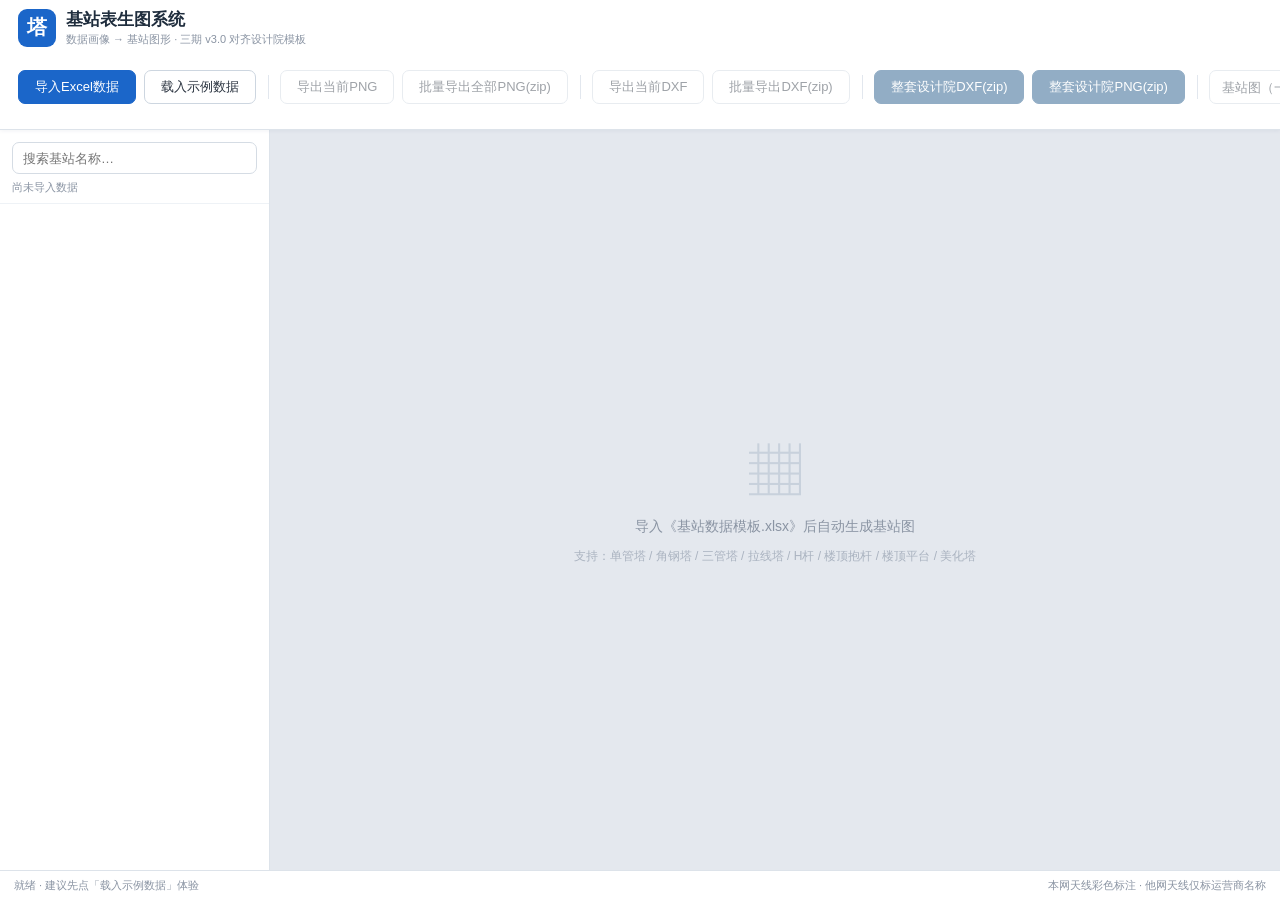
<file: app/index.html>
﻿<!DOCTYPE html>
<html lang="zh-CN">
<head>
<meta charset="UTF-8">
<meta name="viewport" content="width=device-width, initial-scale=1.0">
<title>基站表生图系统 v3.0</title>
<link rel="stylesheet" href="css/style.css">
</head>
<body>
<header id="toolbar">
  <div class="brand">
    <span class="logo">塔</span>
    <div>
      <div class="name">基站表生图系统</div>
      <div class="sub">数据画像 → 基站图形 · 三期 v3.0 对齐设计院模板</div>
    </div>
  </div>
  <div class="btns">
    <button id="btnImport" class="btn primary">导入Excel数据</button>
    <button id="btnLoadDemo" class="btn">载入示例数据</button>
    <span class="sep"></span>
    <button id="btnExportPng" class="btn" disabled>导出当前PNG</button>
    <button id="btnExportAll" class="btn" disabled>批量导出全部PNG(zip)</button>
    <span class="sep"></span>
    <button id="btnExportDxf" class="btn" disabled>导出当前DXF</button>
    <button id="btnExportDxfAll" class="btn" disabled>批量导出DXF(zip)</button>
    <span class="sep"></span>
    <button id="btnExportKitDxf" class="btn accent" disabled>整套设计院DXF(zip)</button>
    <button id="btnExportKitPng" class="btn accent" disabled>整套设计院PNG(zip)</button>
    <span class="sep"></span>
    <select id="sheetSel" class="sel" disabled>
      <option value="0">基站图（一二期示意）</option>
      <option value="1">预览：机房布置平面图</option>
      <option value="2">预览：综合柜立面图</option>
      <option value="3">预览：导线路由图</option>
      <option value="4">预览：天馈线系统图</option>
      <option value="5">预览：安全说明图（一）</option>
      <option value="6">预览：安全说明图（二）</option>
    </select>
    <span class="sep"></span>
    <label class="chk"><input type="checkbox" id="chkPlan" checked>俯视图</label>
    <label class="chk"><input type="checkbox" id="chkTable" checked>明细表</label>
    <label class="chk"><input type="checkbox" id="chkDim" checked>尺寸标注</label>
    <span class="sep"></span>
    <button id="btnHelp" class="btn ghost">使用说明</button>
  </div>
</header>

<main id="layout">
  <aside id="sidebar">
    <div class="side-head">
      <input type="text" id="searchBox" placeholder="搜索基站名称…">
      <div id="statLine" class="stat">尚未导入数据</div>
    </div>
    <ul id="stationList"></ul>
    <div id="checkPanel" class="check-panel hidden">
      <div class="check-title" id="checkTitle">校验结果</div>
      <ul id="checkList"></ul>
    </div>
  </aside>

  <section id="stage">
    <div id="canvasWrap" class="hidden">
      <canvas id="paper"></canvas>
      <div id="zoomTip">滚轮缩放 · 拖拽平移 · 双击复位</div>
    </div>
    <div id="emptyTip">
      <div class="icon">▦</div>
      <p>导入《基站数据模板.xlsx》后自动生成基站图</p>
      <p class="dim">支持：单管塔 / 角钢塔 / 三管塔 / 拉线塔 / H杆 / 楼顶抱杆 / 楼顶平台 / 美化塔</p>
    </div>
  </section>
</main>

<footer id="statusbar">
  <span id="stLeft">就绪</span>
  <span id="stRight">本网天线彩色标注 · 他网天线仅标运营商名称</span>
</footer>

<!-- 使用说明弹窗 -->
<div id="helpModal" class="modal hidden">
  <div class="modal-box">
    <div class="modal-head">使用说明<button class="close" data-close="helpModal">×</button></div>
    <div class="modal-body">
      <ol>
        <li><b>填写模板</b>：打开《基站数据模板.xlsx》，主表一行一站，安装明细表一行一根抱杆。两表通过「基站名称」关联。</li>
        <li><b>导入</b>：点击「导入Excel数据」选择填好的工作簿，系统自动解析校验并在左侧列出全部基站。</li>
        <li><b>查看</b>：点击左侧基站名切换预览；滚轮缩放，拖拽平移，双击复位。</li>
        <li><b>导出</b>：单站出图用「导出当前PNG」；整批出图用「批量导出全部PNG」，自动打包zip。</li>
      </ol>
      <div class="note">
        绘图约定：主表「塔高」为塔体自身高度；楼顶站需填「支承物高度」（楼高）；明细表「平台标高」为相对地面总标高（楼顶站=楼高+离楼顶高度）。<br>
        中国电信为本网（彩色天线+制式标注），移动/联通/广电等其他运营商仅绘制轮廓并标注名称。
      </div>
    </div>
    <div class="modal-foot"><button class="btn primary" data-close="helpModal">知道了</button></div>
  </div>
</div>

<input type="file" id="fileInput" accept=".xlsx,.xls" style="display:none">

<script src="js/libs/xlsx.full.min.js"></script>
<script src="js/libs/jszip.min.js"></script>
<script src="js/data-model.js?v=4"></script>
<script src="js/draw-core.js?v=4"></script>
<script src="js/tower-templates.js?v=4"></script>
<script src="js/sheet-templates.js?v=4"></script>
<script src="js/dxf.js?v=4"></script>
<script src="js/app.js?v=4"></script>
</body>
</html>
</file>
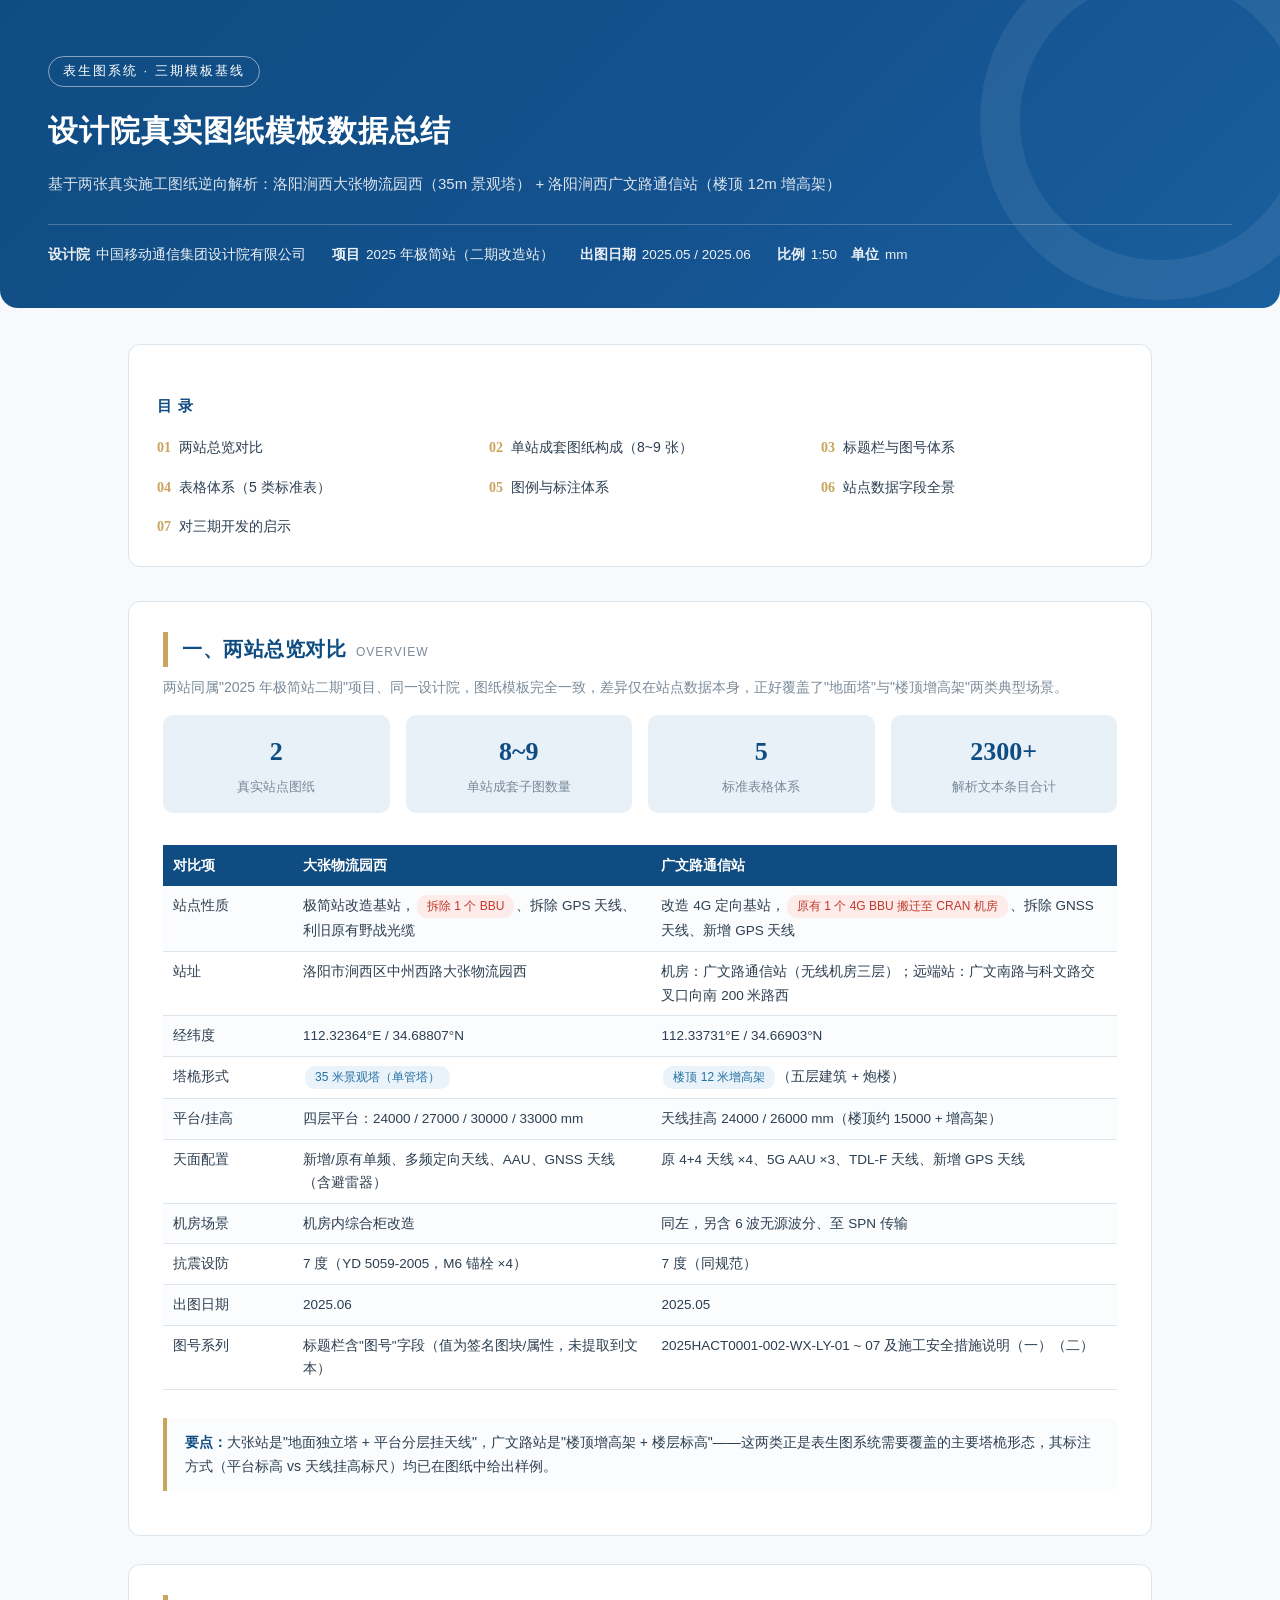
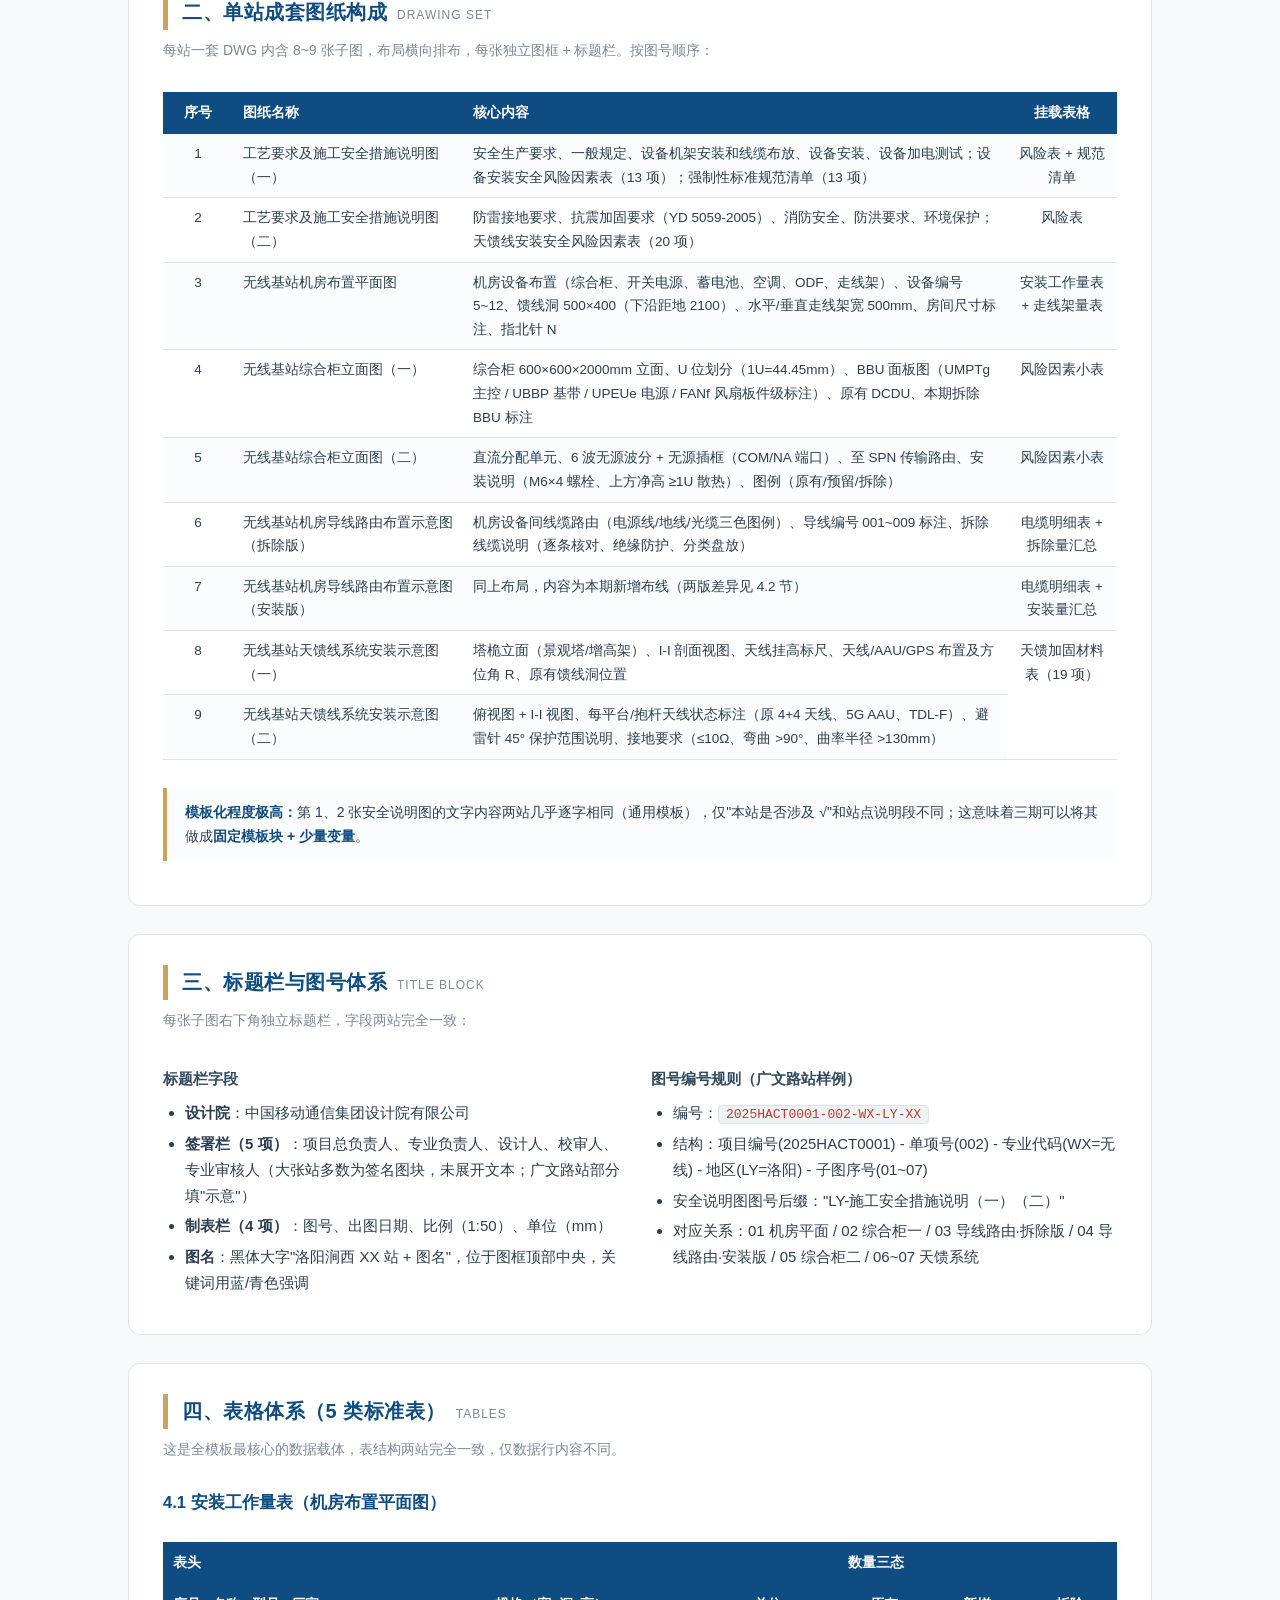
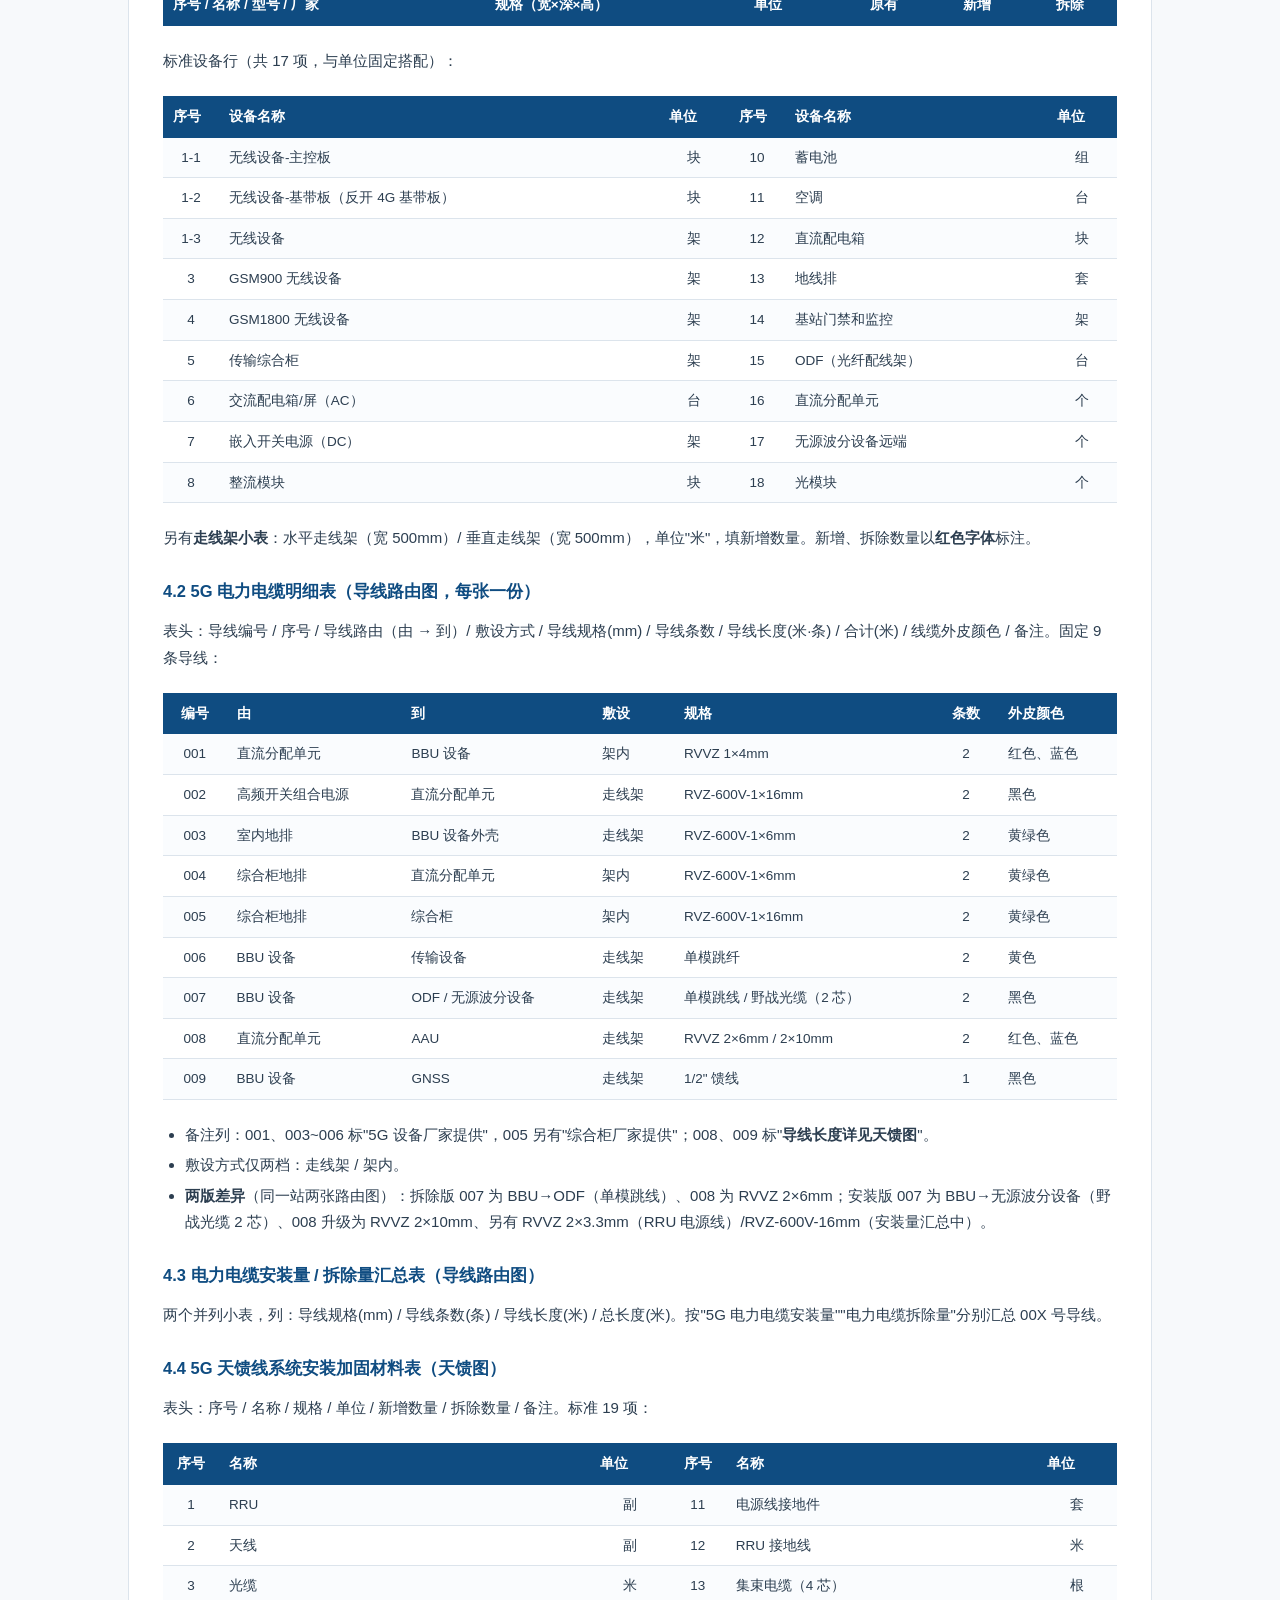
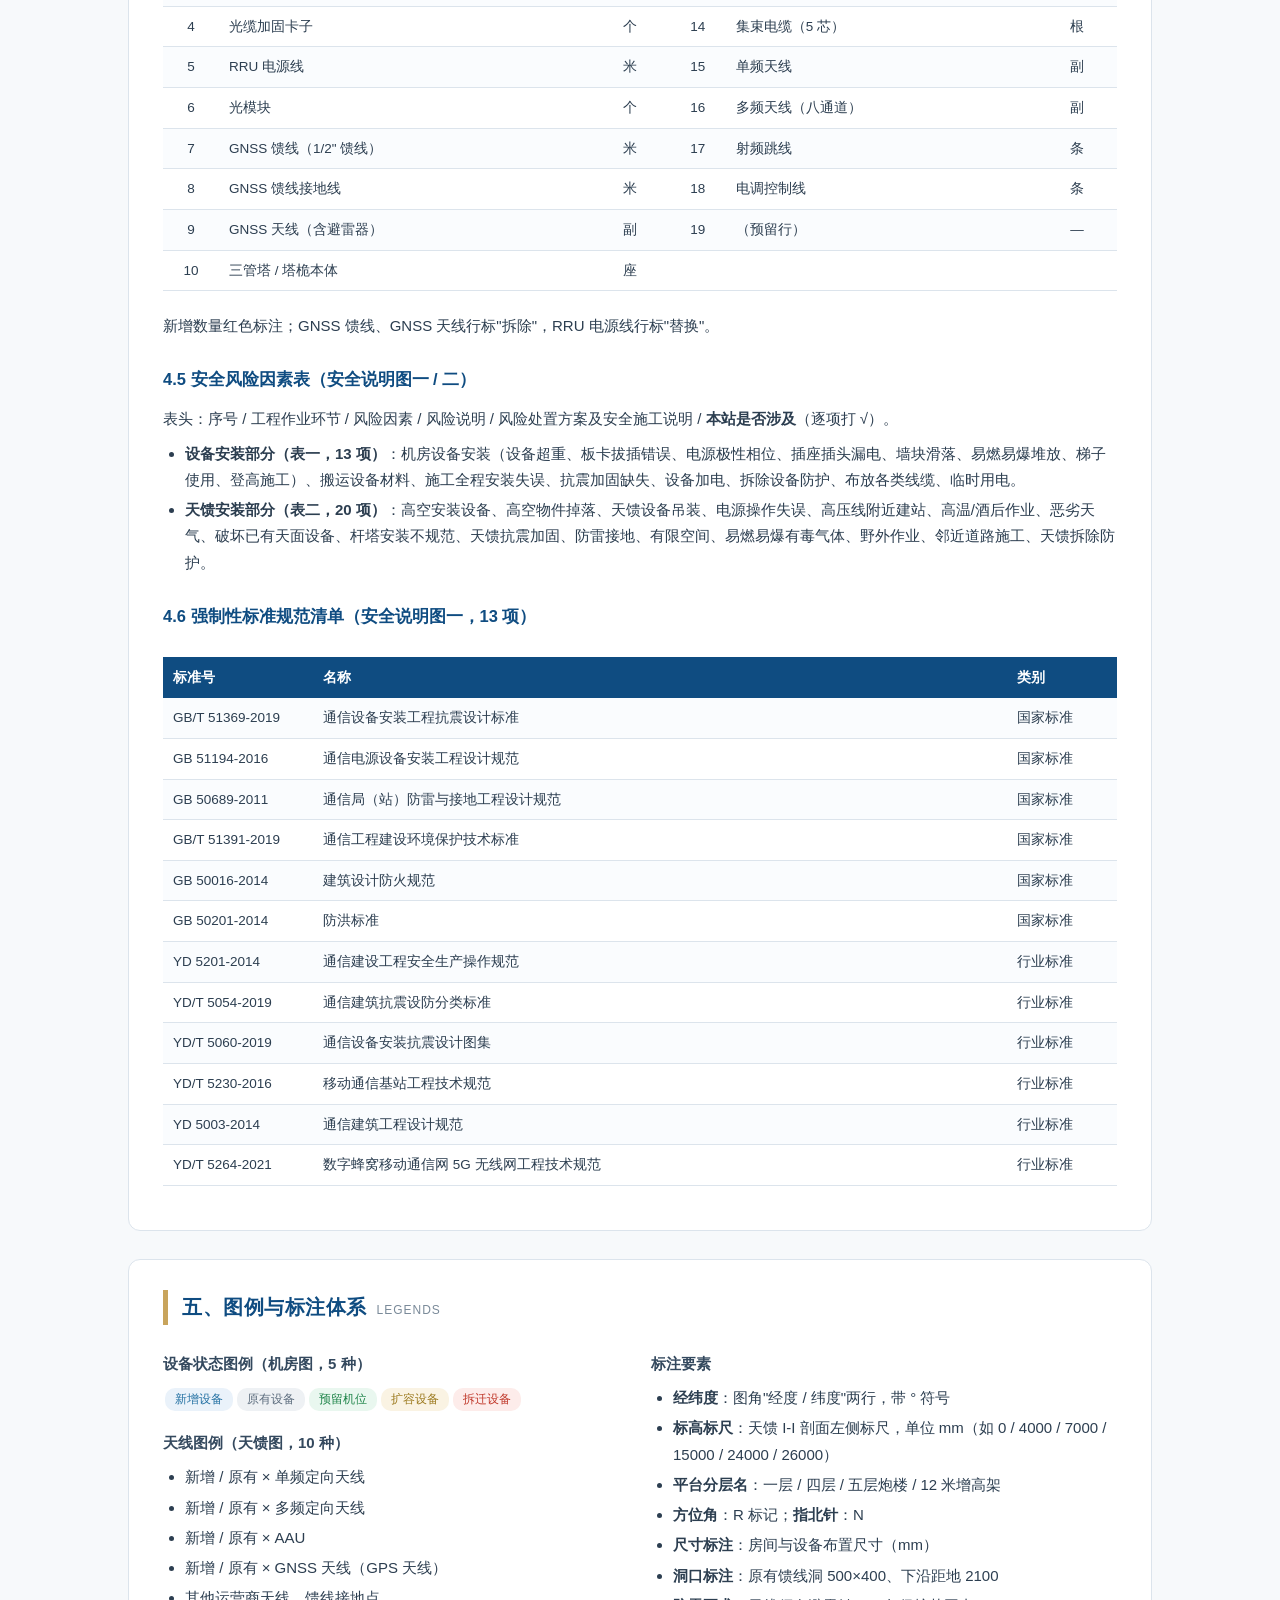
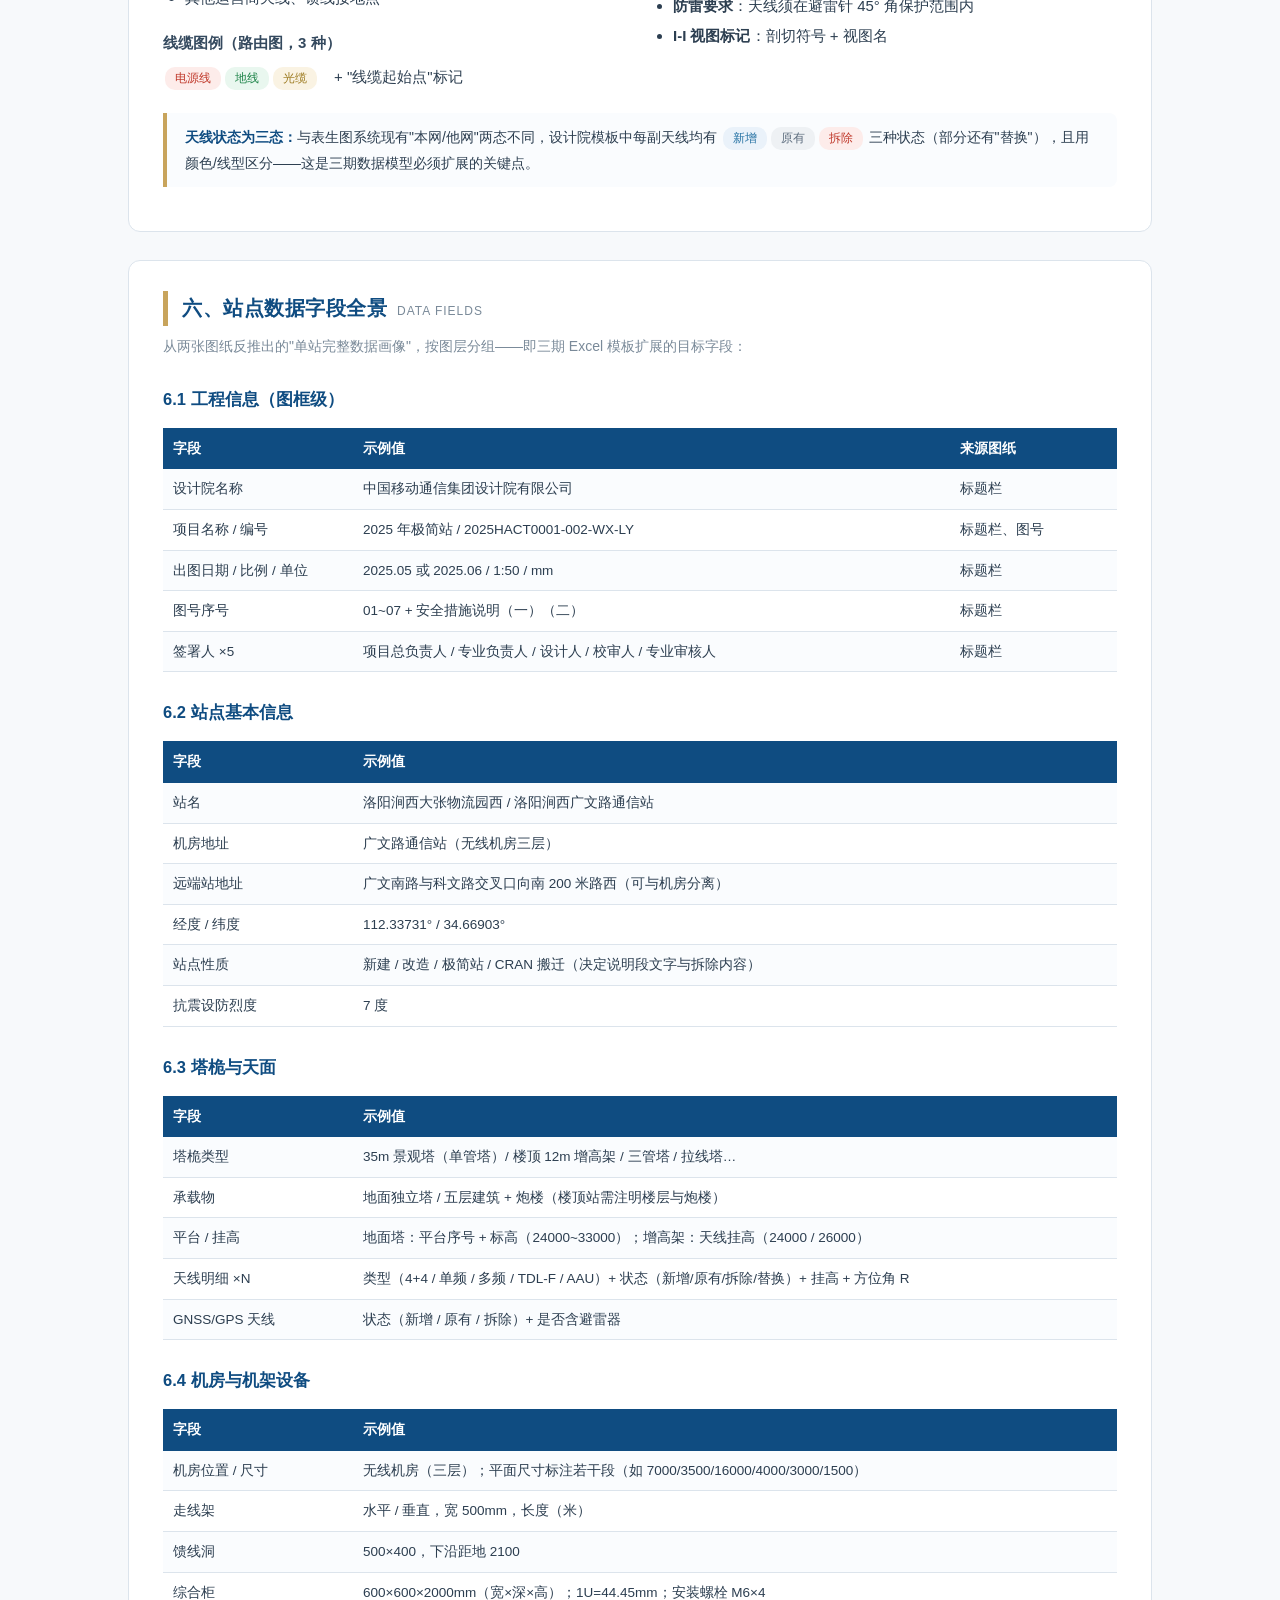
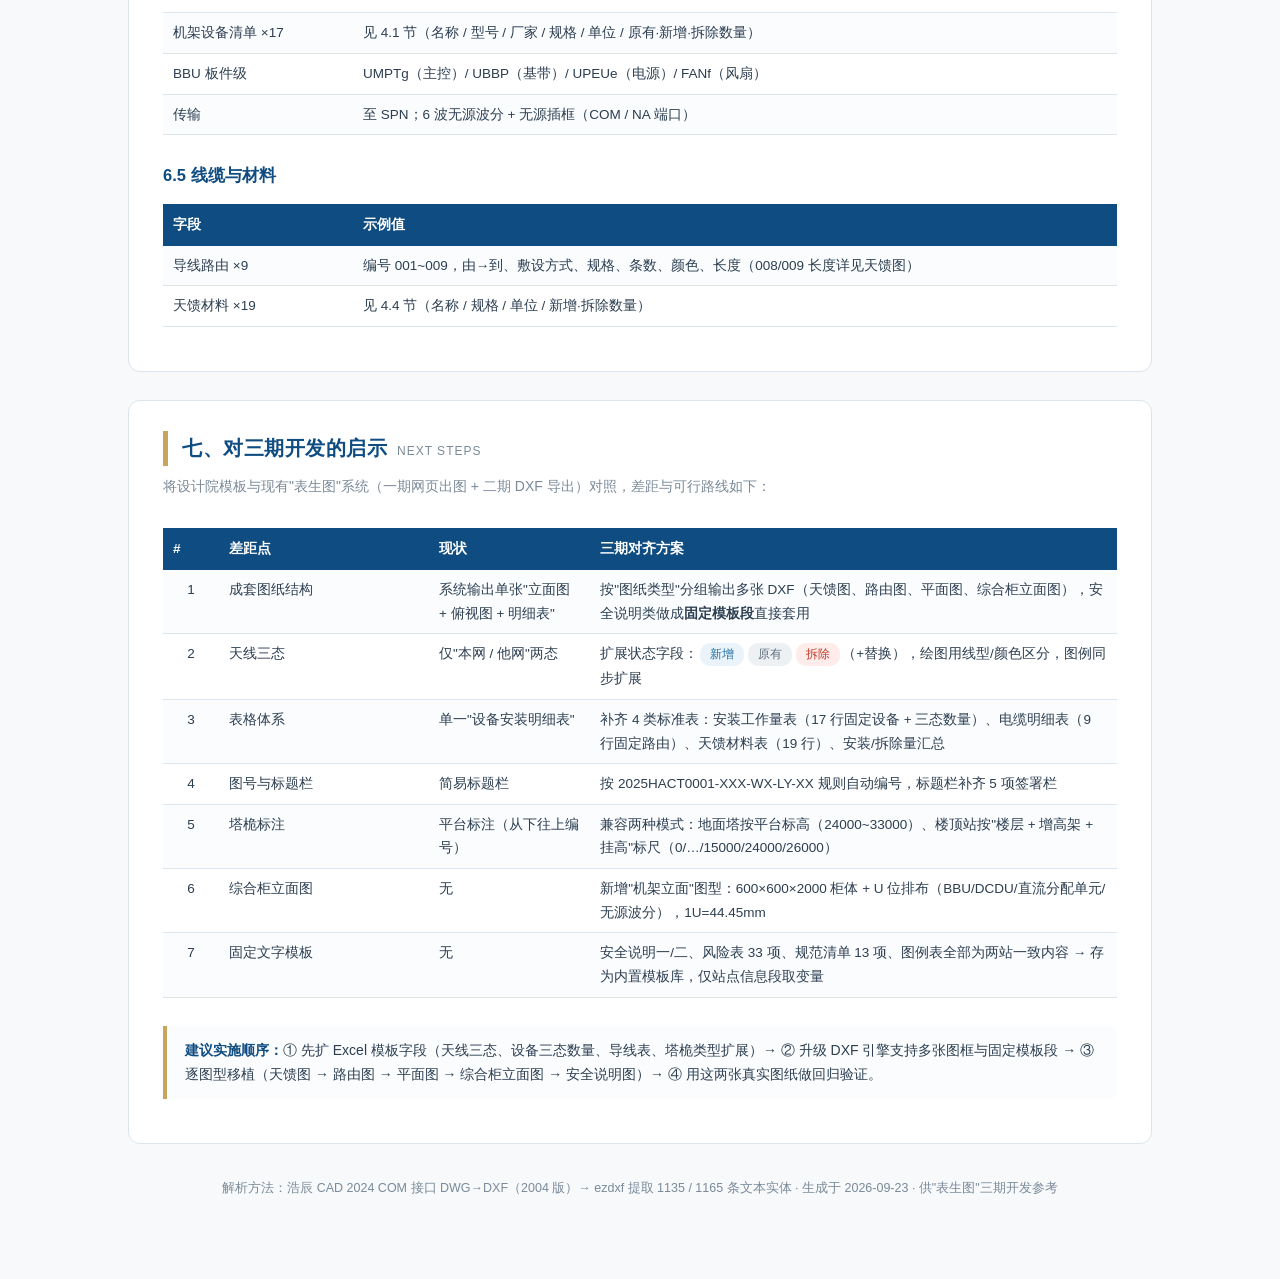
<file: 设计院图纸模板数据总结.html>
<!DOCTYPE html>
<html lang="zh-CN">
<head>
<meta charset="UTF-8">
<meta name="viewport" content="width=device-width, initial-scale=1.0">
<title>设计院真实图纸模板数据总结（大张物流园西 + 广文路通信站）</title>
<style>
  :root{
    --primary:#0f4c81; --primary-light:#e8f0f8; --accent:#c8a45c;
    --text:#2c3e50; --muted:#7a8a99; --line:#dce4ec;
    --red:#c0392b; --green:#1e8449; --blue:#2471a3;
    --bg:#f7f9fb; --card:#ffffff;
  }
  *{margin:0;padding:0;box-sizing:border-box;}
  body{font-family:"Microsoft YaHei","PingFang SC",sans-serif;color:var(--text);background:var(--bg);line-height:1.75;font-size:15px;}
  .page{max-width:1080px;margin:0 auto;padding:0 28px 60px;}
  /* 封面 */
  .cover{background:linear-gradient(135deg,#0f4c81 0%,#14528f 55%,#1a5f9e 100%);color:#fff;border-radius:0 0 18px 18px;padding:56px 48px 42px;margin-bottom:36px;position:relative;overflow:hidden;}
  .cover::after{content:"";position:absolute;right:-60px;top:-60px;width:280px;height:280px;border:40px solid rgba(255,255,255,.07);border-radius:50%;}
  .cover .tag{display:inline-block;border:1px solid rgba(255,255,255,.5);padding:3px 14px;border-radius:20px;font-size:13px;letter-spacing:2px;margin-bottom:18px;}
  .cover h1{font-size:30px;font-weight:700;letter-spacing:1px;margin-bottom:14px;position:relative;z-index:1;}
  .cover .sub{font-size:15px;opacity:.85;margin-bottom:26px;position:relative;z-index:1;}
  .cover .meta{display:flex;flex-wrap:wrap;gap:26px;font-size:13.5px;opacity:.92;border-top:1px solid rgba(255,255,255,.25);padding-top:18px;position:relative;z-index:1;}
  .cover .meta b{font-weight:600;margin-right:6px;}
  /* 目录 */
  .toc{background:var(--card);border:1px solid var(--line);border-radius:12px;padding:22px 28px;margin-bottom:34px;}
  .toc h3{font-size:15px;color:var(--primary);margin-bottom:12px;letter-spacing:1px;}
  .toc ol{list-style:none;display:grid;grid-template-columns:repeat(auto-fill,minmax(300px,1fr));gap:6px 30px;}
  .toc li{font-size:14px;padding-left:0;}
  .toc a{color:var(--text);text-decoration:none;}
  .toc a:hover{color:var(--primary);}
  .toc .no{color:var(--accent);font-weight:700;margin-right:8px;font-family:Georgia,serif;}
  /* 章节 */
  section{background:var(--card);border:1px solid var(--line);border-radius:12px;padding:30px 34px;margin-bottom:28px;}
  h2{font-size:20px;color:var(--primary);padding-left:14px;border-left:5px solid var(--accent);margin-bottom:8px;letter-spacing:.5px;}
  h2 .en{font-size:12px;color:var(--muted);font-weight:400;margin-left:10px;letter-spacing:1px;}
  h3{font-size:16.5px;color:var(--primary);margin:26px 0 12px;}
  h4{font-size:15px;color:#34495e;margin:18px 0 8px;}
  p{margin:8px 0;}
  .lead{color:var(--muted);font-size:14px;margin-bottom:16px;}
  /* 表格 */
  table{width:100%;border-collapse:collapse;margin:14px 0;font-size:13.5px;}
  th{background:var(--primary);color:#fff;padding:9px 10px;text-align:left;font-weight:600;white-space:nowrap;}
  td{padding:8px 10px;border-bottom:1px solid var(--line);vertical-align:top;}
  tr:nth-child(even) td{background:#fafcfe;}
  tr:hover td{background:var(--primary-light);}
  td.center,th.center{text-align:center;}
  .tbl-wrap{overflow-x:auto;}
  /* 标记 */
  .badge{display:inline-block;padding:1px 10px;border-radius:10px;font-size:12px;margin:1px 2px;white-space:nowrap;}
  .b-red{background:#fdecea;color:var(--red);}
  .b-green{background:#e9f7ef;color:var(--green);}
  .b-blue{background:#eaf2fa;color:var(--blue);}
  .b-gray{background:#eef1f4;color:#5d6d7e;}
  .b-gold{background:#faf3e3;color:#9c7a1f;}
  code{background:#f0f3f6;border:1px solid var(--line);border-radius:4px;padding:1px 7px;font-family:Consolas,monospace;font-size:13px;color:#c0392b;}
  .note{background:#fafcfe;border-left:4px solid var(--accent);padding:12px 18px;border-radius:0 8px 8px 0;margin:14px 0;font-size:14px;}
  .note b{color:var(--primary);}
  ul{padding-left:22px;margin:8px 0;}
  li{margin:4px 0;}
  .cols2{display:grid;grid-template-columns:1fr 1fr;gap:22px;}
  @media (max-width:860px){.cols2{grid-template-columns:1fr;}}
  .stat{display:flex;gap:16px;flex-wrap:wrap;margin:10px 0 18px;}
  .stat .box{flex:1;min-width:150px;background:var(--primary-light);border-radius:10px;padding:14px 18px;text-align:center;}
  .stat .num{font-size:26px;font-weight:700;color:var(--primary);font-family:Georgia,serif;}
  .stat .lbl{font-size:12.5px;color:var(--muted);margin-top:2px;}
  .pagebreak{height:0;}
  @media print{.cover{border-radius:0;}section{page-break-inside:avoid;}}
</style>
</head>
<body>
<div class="cover">
  <div class="tag">表生图系统 · 三期模板基线</div>
  <h1>设计院真实图纸模板数据总结</h1>
  <div class="sub">基于两张真实施工图纸逆向解析：洛阳涧西大张物流园西（35m 景观塔） + 洛阳涧西广文路通信站（楼顶 12m 增高架）</div>
  <div class="meta">
    <span><b>设计院</b>中国移动通信集团设计院有限公司</span>
    <span><b>项目</b>2025 年极简站（二期改造站）</span>
    <span><b>出图日期</b>2025.05 / 2025.06</span>
    <span><b>比例</b>1:50　<b>单位</b>mm</span>
  </div>
</div>

<div class="page">

<div class="toc">
  <h3>目 录</h3>
  <ol>
    <li><a href="#s1"><span class="no">01</span>两站总览对比</a></li>
    <li><a href="#s2"><span class="no">02</span>单站成套图纸构成（8~9 张）</a></li>
    <li><a href="#s3"><span class="no">03</span>标题栏与图号体系</a></li>
    <li><a href="#s4"><span class="no">04</span>表格体系（5 类标准表）</a></li>
    <li><a href="#s5"><span class="no">05</span>图例与标注体系</a></li>
    <li><a href="#s6"><span class="no">06</span>站点数据字段全景</a></li>
    <li><a href="#s7"><span class="no">07</span>对三期开发的启示</a></li>
  </ol>
</div>

<!-- ============ 01 总览 ============ -->
<section id="s1">
  <h2>一、两站总览对比<span class="en">OVERVIEW</span></h2>
  <p class="lead">两站同属"2025 年极简站二期"项目、同一设计院，图纸模板完全一致，差异仅在站点数据本身，正好覆盖了"地面塔"与"楼顶增高架"两类典型场景。</p>
  <div class="stat">
    <div class="box"><div class="num">2</div><div class="lbl">真实站点图纸</div></div>
    <div class="box"><div class="num">8~9</div><div class="lbl">单站成套子图数量</div></div>
    <div class="box"><div class="num">5</div><div class="lbl">标准表格体系</div></div>
    <div class="box"><div class="num">2300+</div><div class="lbl">解析文本条目合计</div></div>
  </div>
  <div class="tbl-wrap">
  <table>
    <tr><th style="width:130px">对比项</th><th>大张物流园西</th><th>广文路通信站</th></tr>
    <tr><td>站点性质</td><td>极简站改造基站，<span class="badge b-red">拆除 1 个 BBU</span>、拆除 GPS 天线、利旧原有野战光缆</td><td>改造 4G 定向基站，<span class="badge b-red">原有 1 个 4G BBU 搬迁至 CRAN 机房</span>、拆除 GNSS 天线、新增 GPS 天线</td></tr>
    <tr><td>站址</td><td>洛阳市涧西区中州西路大张物流园西</td><td>机房：广文路通信站（无线机房三层）；远端站：广文南路与科文路交叉口向南 200 米路西</td></tr>
    <tr><td>经纬度</td><td>112.32364°E / 34.68807°N</td><td>112.33731°E / 34.66903°N</td></tr>
    <tr><td>塔桅形式</td><td><span class="badge b-blue">35 米景观塔（单管塔）</span></td><td><span class="badge b-blue">楼顶 12 米增高架</span>（五层建筑 + 炮楼）</td></tr>
    <tr><td>平台/挂高</td><td>四层平台：24000 / 27000 / 30000 / 33000 mm</td><td>天线挂高 24000 / 26000 mm（楼顶约 15000 + 增高架）</td></tr>
    <tr><td>天面配置</td><td>新增/原有单频、多频定向天线、AAU、GNSS 天线（含避雷器）</td><td>原 4+4 天线 ×4、5G AAU ×3、TDL-F 天线、新增 GPS 天线</td></tr>
    <tr><td>机房场景</td><td>机房内综合柜改造</td><td>同左，另含 6 波无源波分、至 SPN 传输</td></tr>
    <tr><td>抗震设防</td><td>7 度（YD 5059-2005，M6 锚栓 ×4）</td><td>7 度（同规范）</td></tr>
    <tr><td>出图日期</td><td>2025.06</td><td>2025.05</td></tr>
    <tr><td>图号系列</td><td>标题栏含"图号"字段（值为签名图块/属性，未提取到文本）</td><td>2025HACT0001-002-WX-LY-01 ~ 07 及施工安全措施说明（一）（二）</td></tr>
  </table>
  </div>
  <div class="note"><b>要点：</b>大张站是"地面独立塔 + 平台分层挂天线"，广文路站是"楼顶增高架 + 楼层标高"——这两类正是表生图系统需要覆盖的主要塔桅形态，其标注方式（平台标高 vs 天线挂高标尺）均已在图纸中给出样例。</div>
</section>

<!-- ============ 02 图纸构成 ============ -->
<section id="s2">
  <h2>二、单站成套图纸构成<span class="en">DRAWING SET</span></h2>
  <p class="lead">每站一套 DWG 内含 8~9 张子图，布局横向排布，每张独立图框 + 标题栏。按图号顺序：</p>
  <div class="tbl-wrap">
  <table>
    <tr><th class="center" style="width:70px">序号</th><th style="width:230px">图纸名称</th><th>核心内容</th><th class="center" style="width:110px">挂载表格</th></tr>
    <tr><td class="center">1</td><td>工艺要求及施工安全措施说明图（一）</td><td>安全生产要求、一般规定、设备机架安装和线缆布放、设备安装、设备加电测试；设备安装安全风险因素表（13 项）；强制性标准规范清单（13 项）</td><td class="center">风险表 + 规范清单</td></tr>
    <tr><td class="center">2</td><td>工艺要求及施工安全措施说明图（二）</td><td>防雷接地要求、抗震加固要求（YD 5059-2005）、消防安全、防洪要求、环境保护；天馈线安装安全风险因素表（20 项）</td><td class="center">风险表</td></tr>
    <tr><td class="center">3</td><td>无线基站机房布置平面图</td><td>机房设备布置（综合柜、开关电源、蓄电池、空调、ODF、走线架）、设备编号 5~12、馈线洞 500×400（下沿距地 2100）、水平/垂直走线架宽 500mm、房间尺寸标注、指北针 N</td><td class="center">安装工作量表 + 走线架量表</td></tr>
    <tr><td class="center">4</td><td>无线基站综合柜立面图（一）</td><td>综合柜 600×600×2000mm 立面、U 位划分（1U=44.45mm）、BBU 面板图（UMPTg 主控 / UBBP 基带 / UPEUe 电源 / FANf 风扇板件级标注）、原有 DCDU、本期拆除 BBU 标注</td><td class="center">风险因素小表</td></tr>
    <tr><td class="center">5</td><td>无线基站综合柜立面图（二）</td><td>直流分配单元、6 波无源波分 + 无源插框（COM/NA 端口）、至 SPN 传输路由、安装说明（M6×4 螺栓、上方净高 ≥1U 散热）、图例（原有/预留/拆除）</td><td class="center">风险因素小表</td></tr>
    <tr><td class="center">6</td><td>无线基站机房导线路由布置示意图（拆除版）</td><td>机房设备间线缆路由（电源线/地线/光缆三色图例）、导线编号 001~009 标注、拆除线缆说明（逐条核对、绝缘防护、分类盘放）</td><td class="center">电缆明细表 + 拆除量汇总</td></tr>
    <tr><td class="center">7</td><td>无线基站机房导线路由布置示意图（安装版）</td><td>同上布局，内容为本期新增布线（两版差异见 4.2 节）</td><td class="center">电缆明细表 + 安装量汇总</td></tr>
    <tr><td class="center">8</td><td>无线基站天馈线系统安装示意图（一）</td><td>塔桅立面（景观塔/增高架）、I-I 剖面视图、天线挂高标尺、天线/AAU/GPS 布置及方位角 R、原有馈线洞位置</td><td class="center" rowspan="2">天馈加固材料表（19 项）</td></tr>
    <tr><td class="center">9</td><td>无线基站天馈线系统安装示意图（二）</td><td>俯视图 + I-I 视图、每平台/抱杆天线状态标注（原 4+4 天线、5G AAU、TDL-F）、避雷针 45° 保护范围说明、接地要求（≤10Ω、弯曲 &gt;90°、曲率半径 &gt;130mm）</td></tr>
  </table>
  </div>
  <div class="note"><b>模板化程度极高：</b>第 1、2 张安全说明图的文字内容两站几乎逐字相同（通用模板），仅"本站是否涉及 √"和站点说明段不同；这意味着三期可以将其做成<b>固定模板块 + 少量变量</b>。</div>
</section>

<!-- ============ 03 标题栏 ============ -->
<section id="s3">
  <h2>三、标题栏与图号体系<span class="en">TITLE BLOCK</span></h2>
  <p class="lead">每张子图右下角独立标题栏，字段两站完全一致：</p>
  <div class="cols2">
    <div>
      <h4>标题栏字段</h4>
      <ul>
        <li><b>设计院</b>：中国移动通信集团设计院有限公司</li>
        <li><b>签署栏（5 项）</b>：项目总负责人、专业负责人、设计人、校审人、专业审核人（大张站多数为签名图块，未展开文本；广文路站部分填"示意"）</li>
        <li><b>制表栏（4 项）</b>：图号、出图日期、比例（1:50）、单位（mm）</li>
        <li><b>图名</b>：黑体大字"洛阳涧西 XX 站 + 图名"，位于图框顶部中央，关键词用蓝/青色强调</li>
      </ul>
    </div>
    <div>
      <h4>图号编号规则（广文路站样例）</h4>
      <ul>
        <li>编号：<code>2025HACT0001-002-WX-LY-XX</code></li>
        <li>结构：项目编号(2025HACT0001) - 单项号(002) - 专业代码(WX=无线) - 地区(LY=洛阳) - 子图序号(01~07)</li>
        <li>安全说明图图号后缀："LY-施工安全措施说明（一）（二）"</li>
        <li>对应关系：01 机房平面 / 02 综合柜一 / 03 导线路由·拆除版 / 04 导线路由·安装版 / 05 综合柜二 / 06~07 天馈系统</li>
      </ul>
    </div>
  </div>
</section>

<!-- ============ 04 表格体系 ============ -->
<section id="s4">
  <h2>四、表格体系（5 类标准表）<span class="en">TABLES</span></h2>
  <p class="lead">这是全模板最核心的数据载体，表结构两站完全一致，仅数据行内容不同。</p>

  <h3>4.1 安装工作量表（机房布置平面图）</h3>
  <div class="tbl-wrap">
  <table>
    <tr><th colspan="3">表头</th><th colspan="3">数量三态</th></tr>
    <tr><th>序号 / 名称 / 型号 / 厂家</th><th>规格（宽×深×高）</th><th>单位</th><th class="center">原有</th><th class="center">新增</th><th class="center">拆除</th></tr>
  </table>
  </div>
  <p>标准设备行（共 17 项，与单位固定搭配）：</p>
  <div class="tbl-wrap">
  <table>
    <tr><th style="width:56px">序号</th><th>设备名称</th><th style="width:70px">单位</th><th style="width:56px">序号</th><th>设备名称</th><th style="width:70px">单位</th></tr>
    <tr><td class="center">1-1</td><td>无线设备-主控板</td><td class="center">块</td><td class="center">10</td><td>蓄电池</td><td class="center">组</td></tr>
    <tr><td class="center">1-2</td><td>无线设备-基带板（反开 4G 基带板）</td><td class="center">块</td><td class="center">11</td><td>空调</td><td class="center">台</td></tr>
    <tr><td class="center">1-3</td><td>无线设备</td><td class="center">架</td><td class="center">12</td><td>直流配电箱</td><td class="center">块</td></tr>
    <tr><td class="center">3</td><td>GSM900 无线设备</td><td class="center">架</td><td class="center">13</td><td>地线排</td><td class="center">套</td></tr>
    <tr><td class="center">4</td><td>GSM1800 无线设备</td><td class="center">架</td><td class="center">14</td><td>基站门禁和监控</td><td class="center">架</td></tr>
    <tr><td class="center">5</td><td>传输综合柜</td><td class="center">架</td><td class="center">15</td><td>ODF（光纤配线架）</td><td class="center">台</td></tr>
    <tr><td class="center">6</td><td>交流配电箱/屏（AC）</td><td class="center">台</td><td class="center">16</td><td>直流分配单元</td><td class="center">个</td></tr>
    <tr><td class="center">7</td><td>嵌入开关电源（DC）</td><td class="center">架</td><td class="center">17</td><td>无源波分设备远端</td><td class="center">个</td></tr>
    <tr><td class="center">8</td><td>整流模块</td><td class="center">块</td><td class="center">18</td><td>光模块</td><td class="center">个</td></tr>
  </table>
  </div>
  <p>另有<b>走线架小表</b>：水平走线架（宽 500mm）/ 垂直走线架（宽 500mm），单位"米"，填新增数量。新增、拆除数量以<b>红色字体</b>标注。</p>

  <h3>4.2 5G 电力电缆明细表（导线路由图，每张一份）</h3>
  <p>表头：导线编号 / 序号 / 导线路由（由 → 到）/ 敷设方式 / 导线规格(mm) / 导线条数 / 导线长度(米·条) / 合计(米) / 线缆外皮颜色 / 备注。固定 9 条导线：</p>
  <div class="tbl-wrap">
  <table>
    <tr><th class="center">编号</th><th>由</th><th>到</th><th>敷设</th><th>规格</th><th class="center">条数</th><th>外皮颜色</th></tr>
    <tr><td class="center">001</td><td>直流分配单元</td><td>BBU 设备</td><td>架内</td><td>RVVZ 1×4mm</td><td class="center">2</td><td>红色、蓝色</td></tr>
    <tr><td class="center">002</td><td>高频开关组合电源</td><td>直流分配单元</td><td>走线架</td><td>RVZ-600V-1×16mm</td><td class="center">2</td><td>黑色</td></tr>
    <tr><td class="center">003</td><td>室内地排</td><td>BBU 设备外壳</td><td>走线架</td><td>RVZ-600V-1×6mm</td><td class="center">2</td><td>黄绿色</td></tr>
    <tr><td class="center">004</td><td>综合柜地排</td><td>直流分配单元</td><td>架内</td><td>RVZ-600V-1×6mm</td><td class="center">2</td><td>黄绿色</td></tr>
    <tr><td class="center">005</td><td>综合柜地排</td><td>综合柜</td><td>架内</td><td>RVZ-600V-1×16mm</td><td class="center">2</td><td>黄绿色</td></tr>
    <tr><td class="center">006</td><td>BBU 设备</td><td>传输设备</td><td>走线架</td><td>单模跳纤</td><td class="center">2</td><td>黄色</td></tr>
    <tr><td class="center">007</td><td>BBU 设备</td><td>ODF / 无源波分设备</td><td>走线架</td><td>单模跳线 / 野战光缆（2 芯）</td><td class="center">2</td><td>黑色</td></tr>
    <tr><td class="center">008</td><td>直流分配单元</td><td>AAU</td><td>走线架</td><td>RVVZ 2×6mm / 2×10mm</td><td class="center">2</td><td>红色、蓝色</td></tr>
    <tr><td class="center">009</td><td>BBU 设备</td><td>GNSS</td><td>走线架</td><td>1/2" 馈线</td><td class="center">1</td><td>黑色</td></tr>
  </table>
  </div>
  <ul>
    <li>备注列：001、003~006 标"5G 设备厂家提供"，005 另有"综合柜厂家提供"；008、009 标"<b>导线长度详见天馈图</b>"。</li>
    <li>敷设方式仅两档：走线架 / 架内。</li>
    <li><b>两版差异</b>（同一站两张路由图）：拆除版 007 为 BBU→ODF（单模跳线）、008 为 RVVZ 2×6mm；安装版 007 为 BBU→无源波分设备（野战光缆 2 芯）、008 升级为 RVVZ 2×10mm、另有 RVVZ 2×3.3mm（RRU 电源线）/RVZ-600V-16mm（安装量汇总中）。</li>
  </ul>

  <h3>4.3 电力电缆安装量 / 拆除量汇总表（导线路由图）</h3>
  <p>两个并列小表，列：导线规格(mm) / 导线条数(条) / 导线长度(米) / 总长度(米)。按"5G 电力电缆安装量""电力电缆拆除量"分别汇总 00X 号导线。</p>

  <h3>4.4 5G 天馈线系统安装加固材料表（天馈图）</h3>
  <p>表头：序号 / 名称 / 规格 / 单位 / 新增数量 / 拆除数量 / 备注。标准 19 项：</p>
  <div class="tbl-wrap">
  <table>
    <tr><th class="center" style="width:56px">序号</th><th>名称</th><th style="width:80px">单位</th><th class="center" style="width:56px">序号</th><th>名称</th><th style="width:80px">单位</th></tr>
    <tr><td class="center">1</td><td>RRU</td><td class="center">副</td><td class="center">11</td><td>电源线接地件</td><td class="center">套</td></tr>
    <tr><td class="center">2</td><td>天线</td><td class="center">副</td><td class="center">12</td><td>RRU 接地线</td><td class="center">米</td></tr>
    <tr><td class="center">3</td><td>光缆</td><td class="center">米</td><td class="center">13</td><td>集束电缆（4 芯）</td><td class="center">根</td></tr>
    <tr><td class="center">4</td><td>光缆加固卡子</td><td class="center">个</td><td class="center">14</td><td>集束电缆（5 芯）</td><td class="center">根</td></tr>
    <tr><td class="center">5</td><td>RRU 电源线</td><td class="center">米</td><td class="center">15</td><td>单频天线</td><td class="center">副</td></tr>
    <tr><td class="center">6</td><td>光模块</td><td class="center">个</td><td class="center">16</td><td>多频天线（八通道）</td><td class="center">副</td></tr>
    <tr><td class="center">7</td><td>GNSS 馈线（1/2" 馈线）</td><td class="center">米</td><td class="center">17</td><td>射频跳线</td><td class="center">条</td></tr>
    <tr><td class="center">8</td><td>GNSS 馈线接地线</td><td class="center">米</td><td class="center">18</td><td>电调控制线</td><td class="center">条</td></tr>
    <tr><td class="center">9</td><td>GNSS 天线（含避雷器）</td><td class="center">副</td><td class="center">19</td><td>（预留行）</td><td class="center">—</td></tr>
    <tr><td class="center">10</td><td>三管塔 / 塔桅本体</td><td class="center">座</td><td class="center"></td><td></td><td class="center"></td></tr>
  </table>
  </div>
  <p>新增数量红色标注；GNSS 馈线、GNSS 天线行标"拆除"，RRU 电源线行标"替换"。</p>

  <h3>4.5 安全风险因素表（安全说明图一 / 二）</h3>
  <p>表头：序号 / 工程作业环节 / 风险因素 / 风险说明 / 风险处置方案及安全施工说明 / <b>本站是否涉及</b>（逐项打 √）。</p>
  <ul>
    <li><b>设备安装部分（表一，13 项）</b>：机房设备安装（设备超重、板卡拔插错误、电源极性相位、插座插头漏电、墙块滑落、易燃易爆堆放、梯子使用、登高施工）、搬运设备材料、施工全程安装失误、抗震加固缺失、设备加电、拆除设备防护、布放各类线缆、临时用电。</li>
    <li><b>天馈安装部分（表二，20 项）</b>：高空安装设备、高空物件掉落、天馈设备吊装、电源操作失误、高压线附近建站、高温/酒后作业、恶劣天气、破坏已有天面设备、杆塔安装不规范、天馈抗震加固、防雷接地、有限空间、易燃易爆有毒气体、野外作业、邻近道路施工、天馈拆除防护。</li>
  </ul>

  <h3>4.6 强制性标准规范清单（安全说明图一，13 项）</h3>
  <div class="tbl-wrap">
  <table>
    <tr><th style="width:150px">标准号</th><th>名称</th><th style="width:110px">类别</th></tr>
    <tr><td>GB/T 51369-2019</td><td>通信设备安装工程抗震设计标准</td><td>国家标准</td></tr>
    <tr><td>GB 51194-2016</td><td>通信电源设备安装工程设计规范</td><td>国家标准</td></tr>
    <tr><td>GB 50689-2011</td><td>通信局（站）防雷与接地工程设计规范</td><td>国家标准</td></tr>
    <tr><td>GB/T 51391-2019</td><td>通信工程建设环境保护技术标准</td><td>国家标准</td></tr>
    <tr><td>GB 50016-2014</td><td>建筑设计防火规范</td><td>国家标准</td></tr>
    <tr><td>GB 50201-2014</td><td>防洪标准</td><td>国家标准</td></tr>
    <tr><td>YD 5201-2014</td><td>通信建设工程安全生产操作规范</td><td>行业标准</td></tr>
    <tr><td>YD/T 5054-2019</td><td>通信建筑抗震设防分类标准</td><td>行业标准</td></tr>
    <tr><td>YD/T 5060-2019</td><td>通信设备安装抗震设计图集</td><td>行业标准</td></tr>
    <tr><td>YD/T 5230-2016</td><td>移动通信基站工程技术规范</td><td>行业标准</td></tr>
    <tr><td>YD 5003-2014</td><td>通信建筑工程设计规范</td><td>行业标准</td></tr>
    <tr><td>YD/T 5264-2021</td><td>数字蜂窝移动通信网 5G 无线网工程技术规范</td><td>行业标准</td></tr>
  </table>
  </div>
</section>

<!-- ============ 05 图例 ============ -->
<section id="s5">
  <h2>五、图例与标注体系<span class="en">LEGENDS</span></h2>
  <div class="cols2">
    <div>
      <h4>设备状态图例（机房图，5 种）</h4>
      <p><span class="badge b-blue">新增设备</span><span class="badge b-gray">原有设备</span><span class="badge b-green">预留机位</span><span class="badge b-gold">扩容设备</span><span class="badge b-red">拆迁设备</span></p>
      <h4>天线图例（天馈图，10 种）</h4>
      <ul>
        <li>新增 / 原有 × 单频定向天线</li>
        <li>新增 / 原有 × 多频定向天线</li>
        <li>新增 / 原有 × AAU</li>
        <li>新增 / 原有 × GNSS 天线（GPS 天线）</li>
        <li>其他运营商天线、馈线接地点</li>
      </ul>
      <h4>线缆图例（路由图，3 种）</h4>
      <p><span class="badge b-red">电源线</span><span class="badge b-green">地线</span><span class="badge b-gold">光缆</span>　+ "线缆起始点"标记</p>
    </div>
    <div>
      <h4>标注要素</h4>
      <ul>
        <li><b>经纬度</b>：图角"经度 / 纬度"两行，带 ° 符号</li>
        <li><b>标高标尺</b>：天馈 I-I 剖面左侧标尺，单位 mm（如 0 / 4000 / 7000 / 15000 / 24000 / 26000）</li>
        <li><b>平台分层名</b>：一层 / 四层 / 五层炮楼 / 12 米增高架</li>
        <li><b>方位角</b>：R 标记；<b>指北针</b>：N</li>
        <li><b>尺寸标注</b>：房间与设备布置尺寸（mm）</li>
        <li><b>洞口标注</b>：原有馈线洞 500×400、下沿距地 2100</li>
        <li><b>防雷要求</b>：天线须在避雷针 45° 角保护范围内</li>
        <li><b>I-I 视图标记</b>：剖切符号 + 视图名</li>
      </ul>
    </div>
  </div>
  <div class="note"><b>天线状态为三态：</b>与表生图系统现有"本网/他网"两态不同，设计院模板中每副天线均有 <span class="badge b-blue">新增</span><span class="badge b-gray">原有</span><span class="badge b-red">拆除</span> 三种状态（部分还有"替换"），且用颜色/线型区分——这是三期数据模型必须扩展的关键点。</div>
</section>

<!-- ============ 06 字段全景 ============ -->
<section id="s6">
  <h2>六、站点数据字段全景<span class="en">DATA FIELDS</span></h2>
  <p class="lead">从两张图纸反推出的"单站完整数据画像"，按图层分组——即三期 Excel 模板扩展的目标字段：</p>

  <h3>6.1 工程信息（图框级）</h3>
  <table>
    <tr><th style="width:190px">字段</th><th>示例值</th><th>来源图纸</th></tr>
    <tr><td>设计院名称</td><td>中国移动通信集团设计院有限公司</td><td>标题栏</td></tr>
    <tr><td>项目名称 / 编号</td><td>2025 年极简站 / 2025HACT0001-002-WX-LY</td><td>标题栏、图号</td></tr>
    <tr><td>出图日期 / 比例 / 单位</td><td>2025.05 或 2025.06 / 1:50 / mm</td><td>标题栏</td></tr>
    <tr><td>图号序号</td><td>01~07 + 安全措施说明（一）（二）</td><td>标题栏</td></tr>
    <tr><td>签署人 ×5</td><td>项目总负责人 / 专业负责人 / 设计人 / 校审人 / 专业审核人</td><td>标题栏</td></tr>
  </table>

  <h3>6.2 站点基本信息</h3>
  <table>
    <tr><th style="width:190px">字段</th><th>示例值</th></tr>
    <tr><td>站名</td><td>洛阳涧西大张物流园西 / 洛阳涧西广文路通信站</td></tr>
    <tr><td>机房地址</td><td>广文路通信站（无线机房三层）</td></tr>
    <tr><td>远端站地址</td><td>广文南路与科文路交叉口向南 200 米路西（可与机房分离）</td></tr>
    <tr><td>经度 / 纬度</td><td>112.33731° / 34.66903°</td></tr>
    <tr><td>站点性质</td><td>新建 / 改造 / 极简站 / CRAN 搬迁（决定说明段文字与拆除内容）</td></tr>
    <tr><td>抗震设防烈度</td><td>7 度</td></tr>
  </table>

  <h3>6.3 塔桅与天面</h3>
  <table>
    <tr><th style="width:190px">字段</th><th>示例值</th></tr>
    <tr><td>塔桅类型</td><td>35m 景观塔（单管塔）/ 楼顶 12m 增高架 / 三管塔 / 拉线塔…</td></tr>
    <tr><td>承载物</td><td>地面独立塔 / 五层建筑 + 炮楼（楼顶站需注明楼层与炮楼）</td></tr>
    <tr><td>平台 / 挂高</td><td>地面塔：平台序号 + 标高（24000~33000）；增高架：天线挂高（24000 / 26000）</td></tr>
    <tr><td>天线明细 ×N</td><td>类型（4+4 / 单频 / 多频 / TDL-F / AAU）+ 状态（新增/原有/拆除/替换）+ 挂高 + 方位角 R</td></tr>
    <tr><td>GNSS/GPS 天线</td><td>状态（新增 / 原有 / 拆除）+ 是否含避雷器</td></tr>
  </table>

  <h3>6.4 机房与机架设备</h3>
  <table>
    <tr><th style="width:190px">字段</th><th>示例值</th></tr>
    <tr><td>机房位置 / 尺寸</td><td>无线机房（三层）；平面尺寸标注若干段（如 7000/3500/16000/4000/3000/1500）</td></tr>
    <tr><td>走线架</td><td>水平 / 垂直，宽 500mm，长度（米）</td></tr>
    <tr><td>馈线洞</td><td>500×400，下沿距地 2100</td></tr>
    <tr><td>综合柜</td><td>600×600×2000mm（宽×深×高）；1U=44.45mm；安装螺栓 M6×4</td></tr>
    <tr><td>机架设备清单 ×17</td><td>见 4.1 节（名称 / 型号 / 厂家 / 规格 / 单位 / 原有·新增·拆除数量）</td></tr>
    <tr><td>BBU 板件级</td><td>UMPTg（主控）/ UBBP（基带）/ UPEUe（电源）/ FANf（风扇）</td></tr>
    <tr><td>传输</td><td>至 SPN；6 波无源波分 + 无源插框（COM / NA 端口）</td></tr>
  </table>

  <h3>6.5 线缆与材料</h3>
  <table>
    <tr><th style="width:190px">字段</th><th>示例值</th></tr>
    <tr><td>导线路由 ×9</td><td>编号 001~009，由→到、敷设方式、规格、条数、颜色、长度（008/009 长度详见天馈图）</td></tr>
    <tr><td>天馈材料 ×19</td><td>见 4.4 节（名称 / 规格 / 单位 / 新增·拆除数量）</td></tr>
  </table>
</section>

<!-- ============ 07 启示 ============ -->
<section id="s7">
  <h2>七、对三期开发的启示<span class="en">NEXT STEPS</span></h2>
  <p class="lead">将设计院模板与现有"表生图"系统（一期网页出图 + 二期 DXF 导出）对照，差距与可行路线如下：</p>
  <div class="tbl-wrap">
  <table>
    <tr><th style="width:56px">#</th><th style="width:210px">差距点</th><th>现状</th><th>三期对齐方案</th></tr>
    <tr><td class="center">1</td><td>成套图纸结构</td><td>系统输出单张"立面图 + 俯视图 + 明细表"</td><td>按"图纸类型"分组输出多张 DXF（天馈图、路由图、平面图、综合柜立面图），安全说明类做成<b>固定模板段</b>直接套用</td></tr>
    <tr><td class="center">2</td><td>天线三态</td><td>仅"本网 / 他网"两态</td><td>扩展状态字段：<span class="badge b-blue">新增</span><span class="badge b-gray">原有</span><span class="badge b-red">拆除</span>（+替换），绘图用线型/颜色区分，图例同步扩展</td></tr>
    <tr><td class="center">3</td><td>表格体系</td><td>单一"设备安装明细表"</td><td>补齐 4 类标准表：安装工作量表（17 行固定设备 + 三态数量）、电缆明细表（9 行固定路由）、天馈材料表（19 行）、安装/拆除量汇总</td></tr>
    <tr><td class="center">4</td><td>图号与标题栏</td><td>简易标题栏</td><td>按 2025HACT0001-XXX-WX-LY-XX 规则自动编号，标题栏补齐 5 项签署栏</td></tr>
    <tr><td class="center">5</td><td>塔桅标注</td><td>平台标注（从下往上编号）</td><td>兼容两种模式：地面塔按平台标高（24000~33000）、楼顶站按"楼层 + 增高架 + 挂高"标尺（0/…/15000/24000/26000）</td></tr>
    <tr><td class="center">6</td><td>综合柜立面图</td><td>无</td><td>新增"机架立面"图型：600×600×2000 柜体 + U 位排布（BBU/DCDU/直流分配单元/无源波分），1U=44.45mm</td></tr>
    <tr><td class="center">7</td><td>固定文字模板</td><td>无</td><td>安全说明一/二、风险表 33 项、规范清单 13 项、图例表全部为两站一致内容 → 存为内置模板库，仅站点信息段取变量</td></tr>
  </table>
  </div>
  <div class="note"><b>建议实施顺序：</b>① 先扩 Excel 模板字段（天线三态、设备三态数量、导线表、塔桅类型扩展）→ ② 升级 DXF 引擎支持多张图框与固定模板段 → ③ 逐图型移植（天馈图 → 路由图 → 平面图 → 综合柜立面图 → 安全说明图）→ ④ 用这两张真实图纸做回归验证。</div>
</section>

<div style="text-align:center;color:var(--muted);font-size:12.5px;padding:6px 0 20px;">
  解析方法：浩辰 CAD 2024 COM 接口 DWG→DXF（2004 版）→ ezdxf 提取 1135 / 1165 条文本实体 · 生成于 2026-09-23 · 供"表生图"三期开发参考
</div>
</div>
</body>
</html>
</file>
<file: app/css/style.css>
/* 基站表生图系统 v3.0 */
* { margin:0; padding:0; box-sizing:border-box; }
html,body { height:100%; overflow:hidden; }
body {
  font-family:"Microsoft YaHei","Segoe UI",sans-serif;
  background:#eef1f5; color:#2b3440;
  display:flex; flex-direction:column;
}

/* ---------- 顶栏 ---------- */
#toolbar {
  min-height:60px; flex:none; background:#fff;
  display:flex; align-items:center; justify-content:space-between;
  padding:8px 18px; border-bottom:1px solid #dde3ea; flex-wrap:wrap; gap:6px 4px;
  box-shadow:0 1px 4px rgba(20,40,80,.06); z-index:10;
}
.brand { display:flex; align-items:center; gap:10px; }
.brand .logo {
  width:38px; height:38px; border-radius:9px; background:#1b66c9;
  color:#fff; font-size:20px; font-weight:bold;
  display:flex; align-items:center; justify-content:center;
}
.brand .name { font-size:17px; font-weight:bold; color:#1f2d3d; }
.brand .sub { font-size:11px; color:#8a94a3; margin-top:1px; }
.btns { display:flex; align-items:center; gap:8px; }
.sep { width:1px; height:24px; background:#e2e7ee; margin:0 4px; }
.chk { display:inline-flex; align-items:center; gap:4px; font-size:12px; color:#5a6675; cursor:pointer; user-select:none; }
.chk input { accent-color:#1b66c9; margin:0; }
.btn {
  height:34px; padding:0 16px; border:1px solid #cdd6e0; border-radius:7px;
  background:#fff; color:#2b3440; font-size:13px; cursor:pointer;
  transition:all .15s; white-space:nowrap;
}
.btn:hover:not(:disabled){ border-color:#1b66c9; color:#1b66c9; }
.btn:disabled { opacity:.45; cursor:not-allowed; }
.btn.primary { background:#1b66c9; border-color:#1b66c9; color:#fff; }
.btn.primary:hover:not(:disabled){ background:#1558ad; color:#fff; }
.btn.ghost { background:transparent; }
.btn.accent { background:#0f4c81; border-color:#0f4c81; color:#fff; }
.btn.accent:hover:not(:disabled){ background:#0c3d68; color:#fff; }
.sel {
  height:34px; padding:0 8px; border:1px solid #cdd6e0; border-radius:7px;
  background:#fff; color:#2b3440; font-size:13px; cursor:pointer; outline:none;
}
.sel:disabled { opacity:.45; cursor:not-allowed; }
.sel:focus { border-color:#1b66c9; }

/* ---------- 主区 ---------- */
#layout { flex:1; display:flex; min-height:0; }

#sidebar {
  width:270px; flex:none; background:#fff; border-right:1px solid #dde3ea;
  display:flex; flex-direction:column; min-height:0;
}
.side-head { padding:12px 12px 8px; border-bottom:1px solid #eef2f6; }
#searchBox {
  width:100%; height:32px; border:1px solid #d5dce4; border-radius:7px;
  padding:0 10px; font-size:13px; outline:none;
}
#searchBox:focus { border-color:#1b66c9; }
.stat { font-size:11px; color:#8a94a3; margin-top:6px; }
#stationList { flex:1; overflow-y:auto; list-style:none; padding:6px; }
#stationList li {
  padding:9px 10px; border-radius:8px; cursor:pointer; margin-bottom:3px;
  border:1px solid transparent; transition:background .12s;
}
#stationList li:hover { background:#f2f6fb; }
#stationList li.active { background:#e8f1fc; border-color:#b9d4f5; }
#stationList li .nm { font-size:13px; font-weight:600; color:#1f2d3d; word-break:break-all; }
#stationList li .meta { font-size:11px; color:#8a94a3; margin-top:3px; display:flex; gap:6px; align-items:center; }
#stationList li .meta .warn { color:#d48806; }
.tag {
  display:inline-block; padding:1px 6px; border-radius:4px;
  background:#eef2f6; color:#5a6675; font-size:10px;
}

.check-panel { border-top:1px solid #eef2f6; max-height:190px; overflow-y:auto; padding:8px 12px; background:#fffdf5; }
.check-title { font-size:12px; font-weight:bold; color:#b45309; margin-bottom:6px; }
#checkList { list-style:none; }
#checkList li { font-size:11px; line-height:1.6; color:#92600a; word-break:break-all; }
#checkList li.err { color:#c0392b; }
.hidden { display:none !important; }

/* ---------- 画布区 ---------- */
#stage { flex:1; position:relative; min-width:0; background:#e4e8ee; overflow:hidden; }
#canvasWrap { position:absolute; inset:0; cursor:grab; }
#canvasWrap.dragging { cursor:grabbing; }
#paper { position:absolute; left:50%; top:50%; width:750px; height:760px; transform-origin:center center; box-shadow:0 4px 24px rgba(20,40,80,.18); background:#fff; object-fit:contain; max-width:none; max-height:none; }
#zoomTip {
  position:absolute; right:14px; bottom:12px; font-size:11px; color:#7b8694;
  background:rgba(255,255,255,.85); padding:4px 10px; border-radius:12px;
  pointer-events:none;
}
#emptyTip {
  position:absolute; inset:0; display:flex; flex-direction:column;
  align-items:center; justify-content:center; gap:12px; color:#8a94a3;
}
#emptyTip .icon { font-size:52px; color:#c8d1dc; }
#emptyTip p { font-size:14px; }
#emptyTip .dim { font-size:12px; color:#aab3c0; }

/* ---------- 底栏 ---------- */
#statusbar {
  height:30px; flex:none; background:#fff; border-top:1px solid #dde3ea;
  display:flex; align-items:center; justify-content:space-between;
  padding:0 14px; font-size:11px; color:#8a94a3;
}

/* ---------- 弹窗 ---------- */
.modal { position:fixed; inset:0; background:rgba(15,25,40,.45); z-index:100; display:flex; align-items:center; justify-content:center; }
.modal-box { width:560px; max-width:92vw; background:#fff; border-radius:12px; overflow:hidden; box-shadow:0 12px 48px rgba(0,0,0,.25); }
.modal-head {
  height:46px; display:flex; align-items:center; justify-content:space-between;
  padding:0 18px; font-size:15px; font-weight:bold; border-bottom:1px solid #eef2f6;
}
.modal-head .close { border:none; background:none; font-size:22px; color:#8a94a3; cursor:pointer; line-height:1; }
.modal-body { padding:18px; font-size:13px; line-height:2; max-height:60vh; overflow-y:auto; }
.modal-body .note {
  margin-top:10px; padding:10px 12px; background:#f6f8fb; border-left:3px solid #1b66c9;
  border-radius:0 6px 6px 0; font-size:12px; line-height:1.9; color:#5a6675;
}
.modal-foot { padding:12px 18px; border-top:1px solid #eef2f6; text-align:right; }

/* 滚动条 */
::-webkit-scrollbar { width:8px; height:8px; }
::-webkit-scrollbar-thumb { background:#c9d2dc; border-radius:4px; }
::-webkit-scrollbar-thumb:hover { background:#aeb9c6; }
</file>
